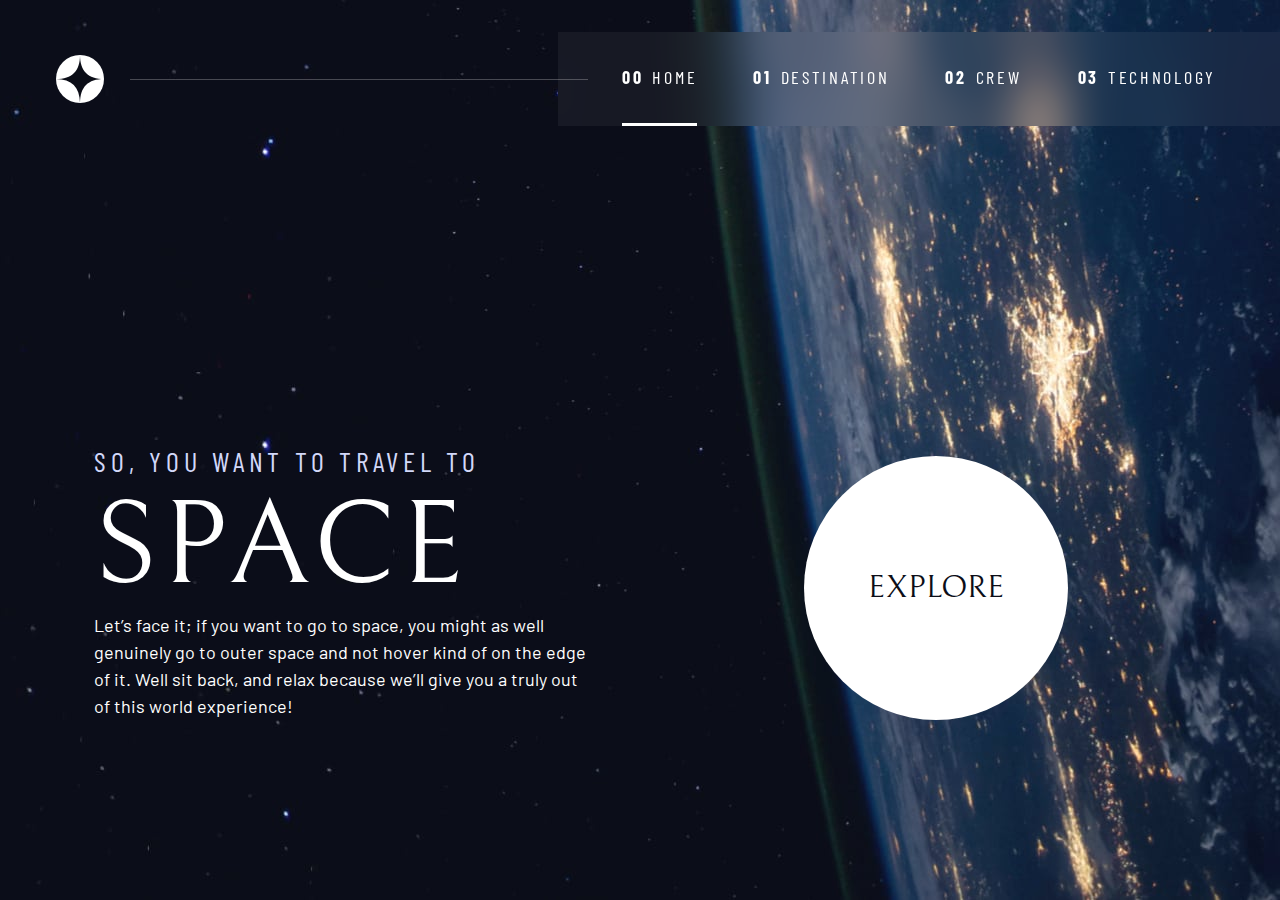
<file: index.html>
<!DOCTYPE html>
<html lang="en">
  <head>
    <meta charset="UTF-8" />
    <meta name="viewport" content="width=device-width, initial-scale=1.0" />

    <!-- <link
      rel="icon"
      type="image/png"
      sizes="32x32"
      href="./assets/favicon-32x32.png"
    /> -->

    <title>Space Nerds</title>

    <!-- Google fonts -->
    <link rel="preconnect" href="https://fonts.googleapis.com" />
    <link rel="preconnect" href="https://fonts.gstatic.com" crossorigin />
    <link
      href="https://fonts.googleapis.com/css2?family=Barlow+Condensed:wght@400;700&family=Bellefair&family=Barlow:wght@400;700&display=swap"
      rel="stylesheet"
    />

    <link rel="stylesheet" href="index.css" />
    <script src="./index.js" defer></script>
  </head>
  <body class="home">
    <a href="#main" class="skip-to-content">Skip to content</a>
    <header class="primary-header flex">
      <div>
        <img
          src="./assets/shared/logo.svg"
          alt="Space tourism logo"
          class="logo"
        />
      </div>
      <nav class="nav">
        <button
          class="mobile-app-navigation"
          aria-expanded="false"
          aria-controls="primary-navigation"
        >
          <span class="sr-only">Menu</span>
        </button>
        <ul
          id="primary-navigation"
          data-visible="false"
          class="primary-navigation flex underline-indicators"
        >
          <li class="active">
            <a
              class="ff-sans-cond uppercase text-white letter-spacing-2"
              href="index.html"
              ><span aria-hidden="true">00</span>Home</a
            >
          </li>
          <li>
            <a
              class="ff-sans-cond uppercase text-white letter-spacing-2"
              href="destination.html"
              ><span aria-hidden="true">01</span>Destination</a
            >
          </li>
          <li>
            <a
              class="ff-sans-cond uppercase text-white letter-spacing-2"
              href="crew.html"
              ><span aria-hidden="true">02</span>Crew</a
            >
          </li>
          <li>
            <a
              class="ff-sans-cond uppercase text-white letter-spacing-2"
              href="technology.html"
              ><span aria-hidden="true">03</span>Technology</a
            >
          </li>
        </ul>
      </nav>
    </header>
    <main id="main" class="grid-container grid-container--home">
      <div>
        <h1 class="ff-sans-cond fs-500 uppercase text-accent letter-spacing-1">
          So, you want to travel to
          <span class="text-white fs-900 d-block ff-serif">Space</span>
        </h1>
        <p>
          Let’s face it; if you want to go to space, you might as well genuinely
          go to outer space and not hover kind of on the edge of it. Well sit
          back, and relax because we’ll give you a truly out of this world
          experience!
        </p>
      </div>

      <div>
        <a
          href="destination.html"
          class="large-button uppercase ff-serif fs-600 text-dark bg-white"
          >Explore</a
        >
      </div>
    </main>
  </body>
</html>
</file>
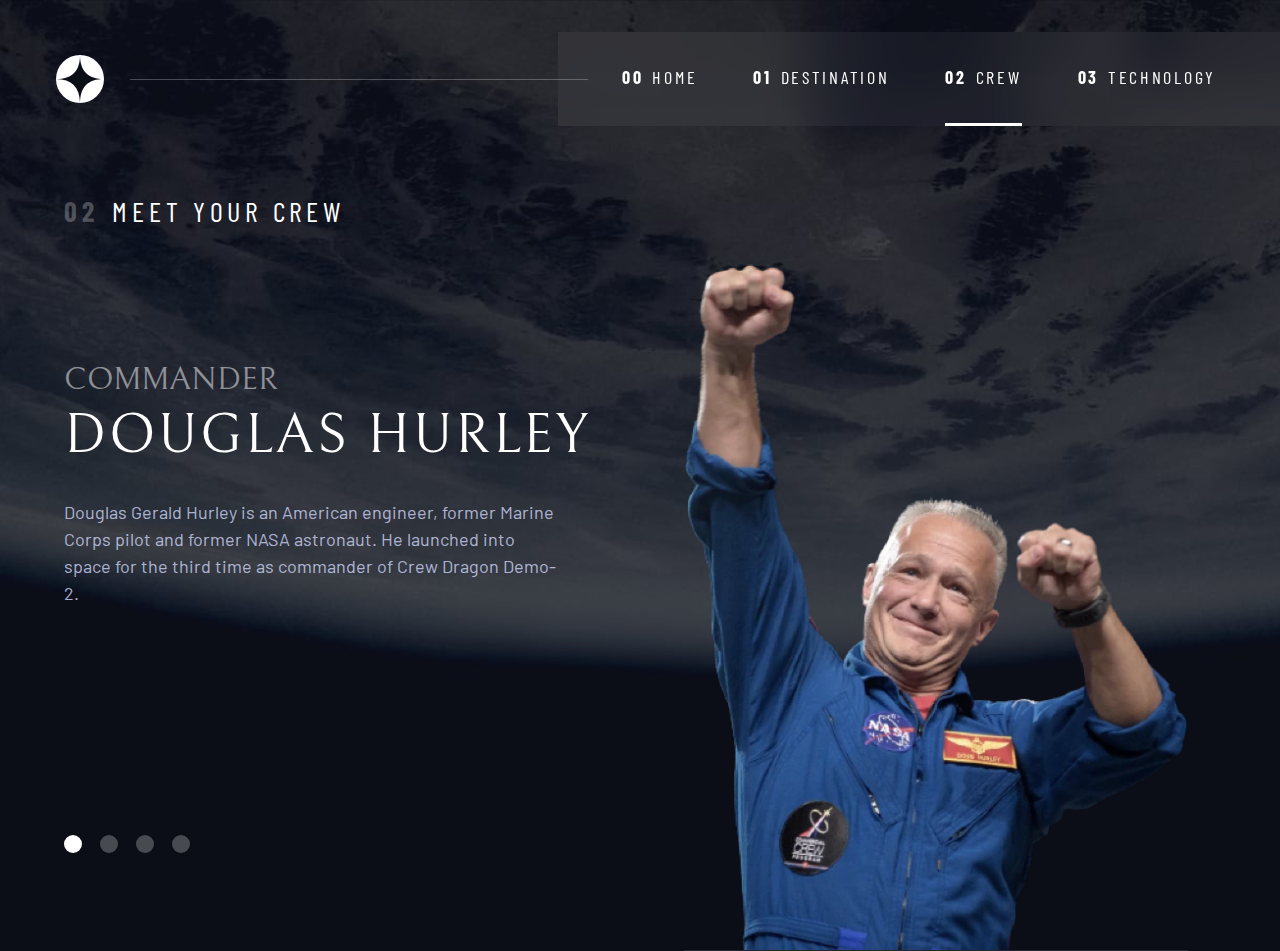
<file: crew.html>
<!DOCTYPE html>
<html lang="en">
  <head>
    <meta charset="UTF-8" />
    <meta name="viewport" content="width=device-width, initial-scale=1.0" />

    <link
      rel="icon"
      type="image/png"
      sizes="32x32"
      href="./assets/favicon-32x32.png"
    />

    <title>Frontend Mentor | Space tourism website</title>

    <!-- Google fonts -->
    <link rel="preconnect" href="https://fonts.googleapis.com" />
    <link rel="preconnect" href="https://fonts.gstatic.com" crossorigin />
    <link
      href="https://fonts.googleapis.com/css2?family=Barlow+Condensed:wght@400;700&family=Bellefair&family=Barlow:wght@400;700&display=swap"
      rel="stylesheet"
    />

    <link rel="stylesheet" href="index.css" />
    <script src="./index.js" defer></script>
  </head>
  <body class="crew">
    <a class="skip-to-content" href="#main">Skip to content</a>
    <a href="#main" class="skip-to-content">Skip to content</a>
    <header class="primary-header flex">
      <div>
        <img
          src="./assets/shared/logo.svg"
          alt="Space tourism logo"
          class="logo"
        />
      </div>
      <nav class="nav">
        <button
          class="mobile-app-navigation"
          aria-expanded="false"
          aria-controls="primary-navigation"
        >
          <span class="sr-only">Menu</span>
        </button>
        <ul
          id="primary-navigation"
          data-visible="false"
          class="primary-navigation flex underline-indicators"
        >
          <li>
            <a
              class="ff-sans-cond uppercase text-white letter-spacing-2"
              href="index.html"
              ><span aria-hidden="true">00</span>Home</a
            >
          </li>
          <li>
            <a
              class="ff-sans-cond uppercase text-white letter-spacing-2"
              href="destination.html"
              ><span aria-hidden="true">01</span>Destination</a
            >
          </li>
          <li class="active">
            <a
              class="ff-sans-cond uppercase text-white letter-spacing-2"
              href="crew.html"
              ><span aria-hidden="true">02</span>Crew</a
            >
          </li>
          <li>
            <a
              class="ff-sans-cond uppercase text-white letter-spacing-2"
              href="technology.html"
              ><span aria-hidden="true">03</span>Technology</a
            >
          </li>
        </ul>
      </nav>
    </header>
    <main id="main" class="grid-container grid-container--crew flow">
      <h1 class="numbered-title">
        <span aria-hidden="true">02</span>Meet your crew
      </h1>

      <div role="tab-list" class="dot-indicators flex">
        <button aria-controls="commander" data-image="commander-image" role="tab"  aria-selected="true">
          <span  class="sr-only">The commander</span>
        </button>
        <button aria-controls="mission-specialist" data-image="mission-specialist-image" role="tab" aria-selected="false">
          <span class="sr-only">The mission specialist</span>
        </button>
        <button aria-controls="pilot" data-image="pilot-image" role="tab" aria-selected="false">
          <span class="sr-only">The pilot</span>
        </button>
        <button aria-controls="crew-engineer" data-image="crew-engineer-image" role="tab" aria-selected="false">
          <span class="sr-only">The crew engineer</span>
        </button>
      </div>

      <!-- The Commander -->

      <article role="tab-panel" id="commander" class="crew-details flow">
        <header class="flow flow--space-small">
          <h2 class="uppercase fs-600 ff-serif">Commander</h2>
          <p class="uppercase fs-700 letter-spacing-2 ff-serif">
            Douglas Hurley
          </p>
        </header>
        <p>
          Douglas Gerald Hurley is an American engineer, former Marine Corps
          pilot and former NASA astronaut. He launched into space for the third
          time as commander of Crew Dragon Demo-2.
        </p>
      </article>

      <!-- Mission Specialist -->

      <article role="tab-panel" id="mission-specialist" class="crew-details flow" hidden>
        <header class="flow flow--space-small">
          <h2 class="uppercase fs-600 ff-serif">Mission Specialist</h2>
          <p class="uppercase fs-700 letter-spacing-2 ff-serif">
            Mark Shuttleworth
          </p>
        </header>
        <p>
          Mark Richard Shuttleworth is the founder and CEO of Canonical, the
          company behind the Linux-based Ubuntu operating system. Shuttleworth
          became the first South African to travel to space as a space tourist.
        </p>
      </article>

      <!-- The Pilot -->

      <article role="tab-panel" id="pilot" class="crew-details flow" hidden>
        <header class="flow flow--space-small">
          <h2 class="uppercase fs-600 ff-serif">Pilot</h2>
          <p class="uppercase fs-700 letter-spacing-2 ff-serif">
            Victor Glover
          </p>
        </header>
        <p>
          Pilot on the first operational flight of the SpaceX Crew Dragon to the
          International Space Station. Glover is a commander in the U.S. Navy
          where he pilots an F/A-18.He was a crew member of Expedition 64, and
          served as a station systems flight engineer.
        </p>
      </article>

      <!-- The Crew Engineer -->

      <article role="tab-panel" id="crew-engineer" class="crew-details flow" hidden>
        <header class="flow flow--space-small">
          <h2 class="uppercase fs-600 ff-serif">Flight Engineer</h2>
          <p class="uppercase fs-700 letter-spacing-2 ff-serif">
            Anousheh Ansari
          </p>
        </header>
        <p>
          Anousheh Ansari is an Iranian American engineer and co-founder of
          Prodea Systems. Ansari was the fourth self-funded space tourist, the
          first self-funded woman to fly to the ISS, and the first Iranian in
          space.
        </p>
      </article>

      <picture id="commander-image">
        <source
          srcset="./assets/crew/image-douglas-hurley.webp"
          type="image/webp"
        />
        <img
          src="./assets/crew/image-douglas-hurley.png"
          alt="Douglas Hurley"
        />
      </picture>

      <!-- The mission specialist -->

      <picture hidden id="mission-specialist-image">
        <source
          srcset="./assets/crew/image-mark-shuttleworth.webp"
          type="image/webp"
        />
        <img
          src="./assets/crew/image-mark-shuttleworth.png"
          alt="Douglas Hurley"
        />
      </picture>

      <!-- The Pilot -->

      <picture hidden id="pilot-image">
        <source
          srcset="./assets/crew/image-victor-glover.webp"
          type="image/webp"
        />
        <img src="./assets/crew/image-victor-glover.png" alt="Douglas Hurley" />
      </picture>

      <!-- The Crew Engineer -->

      <picture hidden id="crew-engineer-image">
        <source
          srcset="./assets/crew/image-anousheh-ansari.webp"
          type="image/webp"
        />
        <img
          src="./assets/crew/image-anousheh-ansari.png"
          alt="Douglas Hurley"
        />
      </picture>
    </main>
  </body>
</html>
</file>
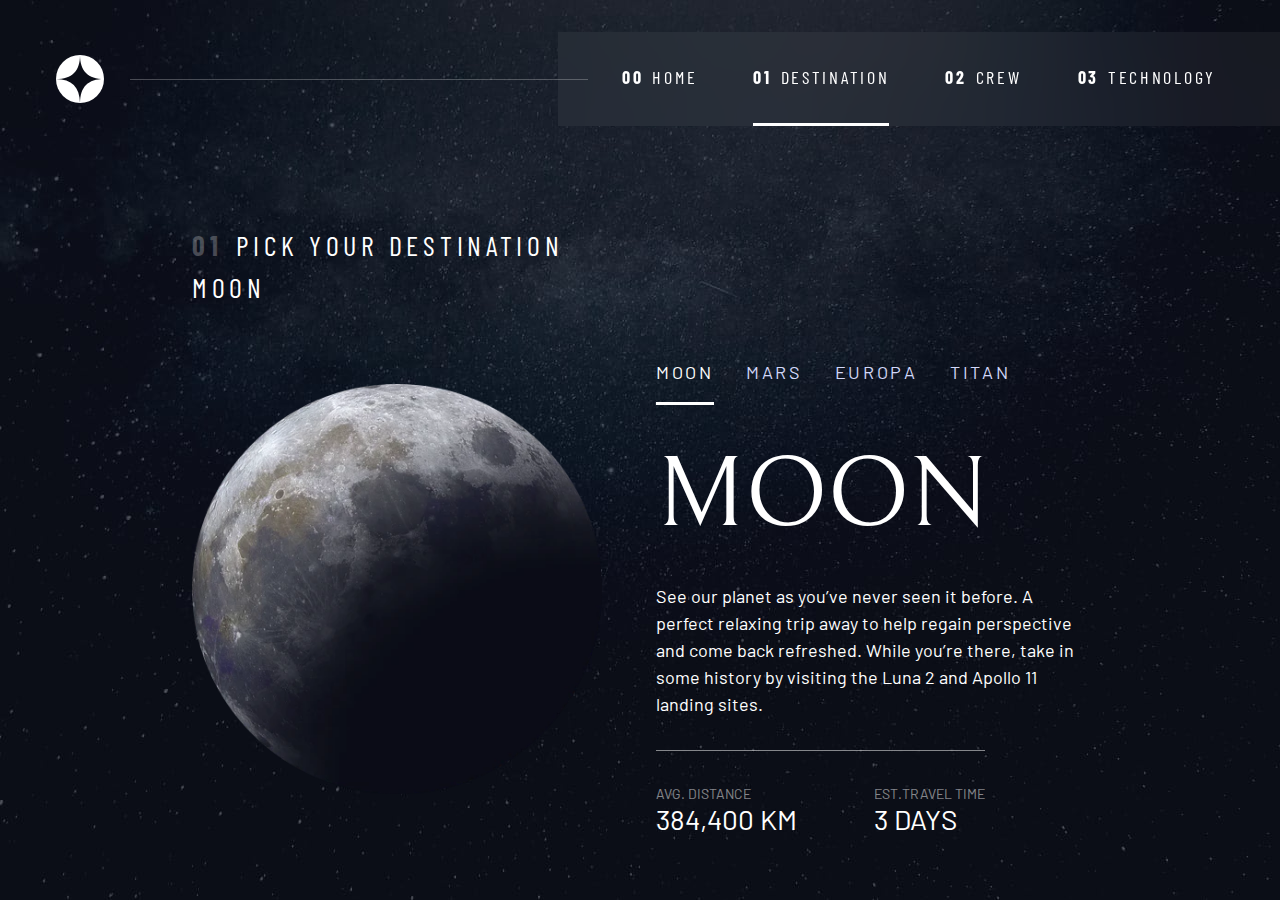
<file: destination.html>
<!DOCTYPE html>
<html lang="en">
  <head>
    <meta charset="UTF-8" />
    <meta name="viewport" content="width=device-width, initial-scale=1.0" />

    <link
      rel="icon"
      type="image/png"
      sizes="32x32"
      href="./assets/favicon-32x32.png"
    />

    <title>Frontend Mentor | Space tourism website</title>

    <!-- Google fonts -->
    <link rel="preconnect" href="https://fonts.googleapis.com" />
    <link rel="preconnect" href="https://fonts.gstatic.com" crossorigin />
    <link
      href="https://fonts.googleapis.com/css2?family=Barlow+Condensed:wght@400;700&family=Bellefair&family=Barlow:wght@400;700&display=swap"
      rel="stylesheet"
    />

    <link rel="stylesheet" href="index.css" />
    <script src="./index.js" defer></script>
  </head>
  <body class="destination">
    <a href="#main" class="skip-to-content">Skip to content</a>
    <header class="primary-header flex">
      <div>
        <img
          src="./assets/shared/logo.svg"
          alt="Space tourism logo"
          class="logo"
        />
      </div>
      <nav class="nav">
        <button
          class="mobile-app-navigation"
          aria-expanded="false"
          aria-controls="primary-navigation"
        >
          <span class="sr-only">Menu</span>
        </button>
        <ul
          id="primary-navigation"
          data-visible="false"
          class="primary-navigation flex underline-indicators"
        >
          <li>
            <a
              class="ff-sans-cond uppercase text-white letter-spacing-2"
              href="index.html"
              ><span aria-hidden="true">00</span>Home</a
            >
          </li>
          <li class="active">
            <a
              class="ff-sans-cond uppercase text-white letter-spacing-2"
              href="destination.html"
              ><span aria-hidden="true">01</span>Destination</a
            >
          </li>
          <li>
            <a
              class="ff-sans-cond uppercase text-white letter-spacing-2"
              href="crew.html"
              ><span aria-hidden="true">02</span>Crew</a
            >
          </li>
          <li>
            <a
              class="ff-sans-cond uppercase text-white letter-spacing-2"
              href="technology.html"
              ><span aria-hidden="true">03</span>Technology</a
            >
          </li>
        </ul>
      </nav>
    </header>
    <main id="main" class="grid-container grid-container--destination flow">
      <h1 class="title numbered-title">
        <span class="" aria-hidden="true">01</span>Pick your destination Moon
      </h1>

      <!-- Moon -->
      <picture id="moon-image">
        <source
          srcset="./assets/destination/image-moon.webp"
          type="image/webp"
        />
        <img src="./assets/destination/image-moon.png" alt="the moon picture" />
      </picture>

      <!-- Mars -->

      <picture hidden id="mars-image">
        <source
          srcset="./assets/destination/image-mars.webp"
          type="image/webp"
        />
        <img
          src="./assets/destination/image-mars.png"
          alt="the Mars planet picture"
        />
      </picture>

      <!-- Europa -->

      <picture hidden id="europa-image">
        <source
          srcset="./assets/destination/image-europa.webp"
          type="image/webp"
        />
        <img
          src="./assets/destination/image-europa.png"
          alt="the Europa planet picture"
        />
      </picture>

      <!-- Titan -->

      <picture hidden id="titan-image">
        <source
          srcset="./assets/destination/image-titan.webp"
          type="image/webp"
        />
        <img
          src="./assets/destination/image-titan.png"
          alt="the Titan planet picture"
        />
      </picture>

      <div
        role="tab-list"
        class="tab-lists underline-indicators flex"
        aria-label="List of Planets"
      >
        <button
          role="tab"
          aria-controls="moon"
          data-image="moon-image"
          aria-selected="true"
          class="tab-list uppercase text-accent letter-spacing-2"
        >
          Moon
        </button>
        <button
          role="tab"
          aria-controls="mars"
          data-image="mars-image"
          aria-selected="false"
          class="tab-list uppercase text-accent letter-spacing-2"
        >
          Mars
        </button>
        <button
          role="tab"
          aria-controls="europa"
          data-image="europa-image"
          aria-selected="false"
          class="tab-list uppercase text-accent letter-spacing-2"
        >
          Europa
        </button>
        <button
          role="tab"
          aria-controls="titan"
          data-image="titan-image"
          aria-selected="false"
          class="tab-list uppercase text-accent letter-spacing-2"
        >
          Titan
        </button>
      </div>

      <article role="tab-panel" id="moon" class="destination-info flow">
        <h2 class="fs-800 ff-serif uppercase">Moon</h2>
        <p>
          See our planet as you’ve never seen it before. A perfect relaxing trip
          away to help regain perspective and come back refreshed. While you’re
          there, take in some history by visiting the Luna 2 and Apollo 11
          landing sites.
        </p>

        <div class="destination-meta flex">
          <div>
            <h3 class="uppercase fs-200">Avg. distance</h3>
            <p class="uppercase fs-700">384,400 km</p>
          </div>
          <div>
            <h3 class="uppercase fs-200">Est.travel time</h3>
            <p class="uppercase fs-700">3 days</p>
          </div>
        </div>
      </article>

      <!-- Mars -->

      <article role="tab-panel" id="mars" hidden class="destination-info flow">
        <h2 class="fs-800 ff-serif uppercase">Mars</h2>
        <p>
          Don’t forget to pack your hiking boots. You’ll need them to tackle
          Olympus Mons, the tallest planetary mountain in our solar system. It’s
          two and a half times the size of Everest!
        </p>

        <div class="destination-meta flex">
          <div>
            <h3 class="uppercase fs-200">Avg. distance</h3>
            <p class="uppercase fs-700">225 mil. km</p>
          </div>
          <div>
            <h3 class="uppercase fs-200">Est.travel time</h3>
            <p class="uppercase fs-700">9 months</p>
          </div>
        </div>
      </article>

      <!-- Europa -->

      <article
        role="tab-panel"
        id="europa"
        hidden
        class="destination-info flow"
      >
        <h2 class="fs-800 ff-serif uppercase">Europa</h2>
        <p>
          The smallest of the four Galilean moons orbiting Jupiter, Europa is a
          winter lover’s dream. With an icy surface, it’s perfect for a bit of
          ice skating, curling, hockey, or simple relaxation in your snug
          wintery cabin.
        </p>

        <div class="destination-meta flex">
          <div>
            <h3 class="uppercase fs-200">Avg. distance</h3>
            <p class="uppercase fs-700">628 mil. km</p>
          </div>
          <div>
            <h3 class="uppercase fs-200">Est.travel time</h3>
            <p class="uppercase fs-700">3 years</p>
          </div>
        </div>
      </article>

      <!-- Titan -->

      <article role="tab-panel" id="titan" hidden class="destination-info flow">
        <h2 class="fs-800 ff-serif uppercase">Titan</h2>
        <p>
          The only moon known to have a dense atmosphere other than Earth, Titan
          is a home away from home (just a few hundred degrees colder!). As a
          bonus, you get striking views of the Rings of Saturn.
        </p>

        <div class="destination-meta flex">
          <div>
            <h3 class="uppercase fs-200">Avg. distance</h3>
            <p class="uppercase fs-700">1.6 bil. km</p>
          </div>
          <div>
            <h3 class="uppercase fs-200">Est.travel time</h3>
            <p class="uppercase fs-700">7 years</p>
          </div>
        </div>
      </article>
    </main>
  </body>
</html>
</file>
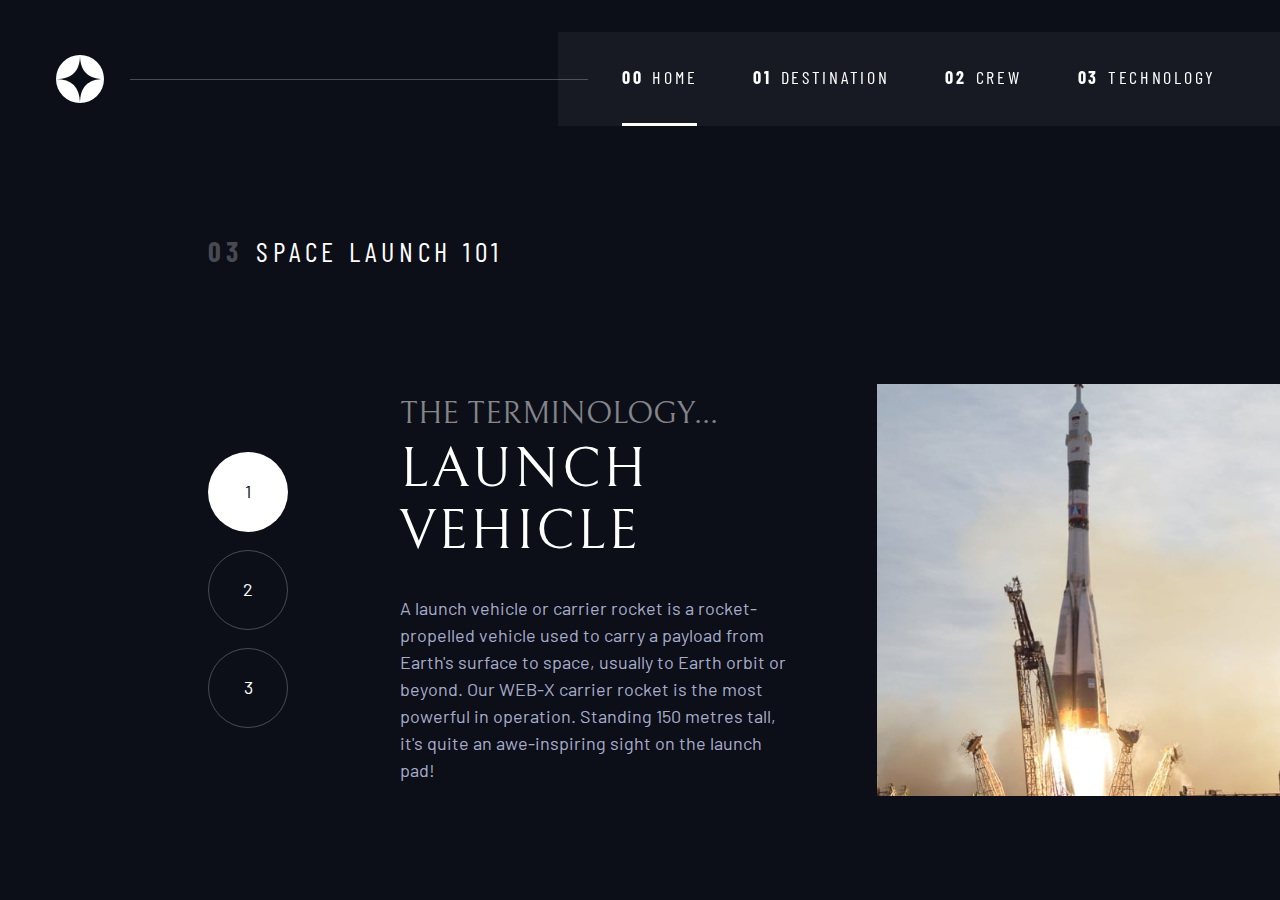
<file: technology.html>
<!DOCTYPE html>
<html lang="en">
  <head>
    <meta charset="UTF-8" />
    <meta name="viewport" content="width=device-width, initial-scale=1.0" />

    <link
      rel="icon"
      type="image/png"
      sizes="32x32"
      href="./assets/favicon-32x32.png"
    />

    <title>Frontend Mentor | Space tourism website</title>

    <!-- Google fonts -->
    <link rel="preconnect" href="https://fonts.googleapis.com" />
    <link rel="preconnect" href="https://fonts.gstatic.com" crossorigin />
    <link
      href="https://fonts.googleapis.com/css2?family=Barlow+Condensed:wght@400;700&family=Bellefair&family=Barlow:wght@400;700&display=swap"
      rel="stylesheet"
    />

    <link rel="stylesheet" href="index.css" />
    <script src="./index.js" defer></script>
  </head>
  <body class="technology">
    <a href="#main" class="skip-to-content">Skip to content</a>
    <header class="primary-header flex">
      <div>
        <img
          src="./assets/shared/logo.svg"
          alt="Space tourism logo"
          class="logo"
        />
      </div>
      <nav class="nav">
        <button
          class="mobile-app-navigation"
          aria-expanded="false"
          aria-controls="primary-navigation"
        >
          <span class="sr-only">Menu</span>
        </button>
        <ul
          id="primary-navigation"
          data-visible="false"
          class="primary-navigation flex underline-indicators"
        >
          <li class="active">
            <a
              class="ff-sans-cond uppercase text-white letter-spacing-2"
              href="index.html"
              ><span aria-hidden="true">00</span>Home</a
            >
          </li>
          <li>
            <a
              class="ff-sans-cond uppercase text-white letter-spacing-2"
              href="destination.html"
              ><span aria-hidden="true">01</span>Destination</a
            >
          </li>
          <li>
            <a
              class="ff-sans-cond uppercase text-white letter-spacing-2"
              href="crew.html"
              ><span aria-hidden="true">02</span>Crew</a
            >
          </li>
          <li>
            <a
              class="ff-sans-cond uppercase text-white letter-spacing-2"
              href="technology.html"
              ><span aria-hidden="true">03</span>Technology</a
            >
          </li>
        </ul>
      </nav>
    </header>
    <main id="main" class="grid-container grid-container--technology flow">
      <h1 class="numbered-title">
        <span aria-hidden="true">03</span>Space launch 101
      </h1>

      <picture id="launch-vehicle-image">
        <source
          media="(min-width: 45rem)"
          srcset="./assets/technology/image-launch-vehicle-portrait.jpg"
          type="image/webp"
        />
        <source
          srcset="./assets/technology/image-launch-vehicle-landscape.jpg"
          type="image/webp"
        />
        <img
          src="./assets/technology/image-launch-vehicle-landscape.jpg"
          alt="Launch vehicle image"
        />
      </picture>

      <!-- Spaceport -->
      <picture hidden id="spaceport-image">
        <source
          media="(min-width: 45rem)"
          srcset="./assets/technology/image-spaceport-portrait.jpg"
          type="image/webp"
        />
        <source
          srcset="./assets/technology/image-spaceport-landscape.jpg"
          type="image/webp"
        />
        <img
          src="./assets/technology/image-spaceport-landscape.jpg"
          alt="Spaceport image"
        />
      </picture>

      <!-- Space Capsule -->
      <picture hidden id="space-capsule-image">
        <source
          media="(min-width: 45rem)"
          srcset="./assets/technology/image-space-capsule-portrait.jpg"
          type="image/webp"
        />
        <source
          srcset="./assets/technology/image-space-capsule-landscape.jpg"
          type="image/webp"
        />
        <img
          src="./assets/technology/image-space-capsule-landscape.jpg"
          alt="Space capsule image"
        />
      </picture>

      <div
        role="tab-list"
        class="number-indicators flex"
        aria-label="List of Techs"
      >
        <button
          role="tab"
          aria-controls="launch-vehicle"
          data-image="launch-vehicle-image"
          aria-selected="true"
          class="number-list text-white bg-dark"
        >
          1
        </button>
        <button
          role="tab"
          aria-controls="spaceport"
          data-image="spaceport-image"
          aria-selected="false"
          class="number-list text-white bg-dark"
        >
          2
        </button>
        <button
          role="tab"
          aria-controls="space-capsule"
          data-image="space-capsule-image"
          aria-selected="false"
          class="number-list text-white bg-dark"
        >
          3
        </button>
      </div>

      <article role="tab-panel" id="launch-vehicle" class="tech-details flow">
        <header class="flow flow--space-small">
          <h2 class="uppercase fs-600 ff-serif">The Terminology...</h2>
          <p class="uppercase fs-700 letter-spacing-2 ff-serif">
            Launch Vehicle
          </p>
        </header>
        <p>
          A launch vehicle or carrier rocket is a rocket-propelled vehicle used
          to carry a payload from Earth's surface to space, usually to Earth
          orbit or beyond. Our WEB-X carrier rocket is the most powerful in
          operation. Standing 150 metres tall, it's quite an awe-inspiring sight
          on the launch pad!
        </p>
      </article>

      <!-- Spaceport -->

      <article hidden role="tab-panel" id="spaceport" class="tech-details flow">
        <header class="flow flow--space-small">
          <h2 class="uppercase fs-600 ff-serif">The Terminology...</h2>
          <p class="uppercase fs-700 letter-spacing-2 ff-serif">Spaceport</p>
        </header>
        <p>
          A spaceport or cosmodrome is a site for launching (or receiving)
          spacecraft, by analogy to the seaport for ships or airport for
          aircraft. Based in the famous Cape Canaveral, our spaceport is ideally
          situated to take advantage of the Earth’s rotation for launch.
        </p>
      </article>

      <!-- Space Capsule -->

      <article
        hidden
        role="tab-panel"
        id="space-capsule"
        class="tech-details flow"
      >
        <header class="flow flow--space-small">
          <h2 class="uppercase fs-600 ff-serif">The Terminology...</h2>
          <p class="uppercase fs-700 letter-spacing-2 ff-serif">
            Space capsule
          </p>
        </header>
        <p>
          A space capsule is an often-crewed spacecraft that uses a blunt-body
          reentry capsule to reenter the Earth's atmosphere without wings. Our
          capsule is where you'll spend your time during the flight. It includes
          a space gym, cinema, and plenty of other activities to keep you
          entertained.
        </p>
      </article>
    </main>
  </body>
</html>
</file>
<file: index.css>
/* ------------------- */
/* Custom properties   */
/* ------------------- */

:root {
  /* colors */
  --clr-dark: 230 35% 7%;
  --clr-light: 231 77% 90%;
  --clr-white: 0 0% 100%;

  /* font-sizes */
  --fs-900: clamp(5rem, 8vw + 1rem, 9.375rem);
  --fs-800: 3.5rem;
  --fs-700: 1.5rem;
  --fs-600: 1rem;
  --fs-500: 1;
  --fs-400: 0.9375rem;
  --fs-300: 1rem;
  --fs-200: 0.875rem;

  /* font-families */
  --ff-serif: "Bellefair", serif;
  --ff-sans-cond: "Barlow Condensed", sans-serif;
  --ff-sans-normal: "Barlow", sans-serif;
}

@media (min-width: 35em) {
  :root {
    --fs-800: 5rem;
    --fs-700: 2.5rem;
    --fs-500: 1.5rem;
    --fs-600: 1.5rem;
    --fs-400: 1rem;
  }
}

@media (min-width: 45em) {
  :root {
    /* font-sizes */
    --fs-800: 6.25rem;
    --fs-700: 3.5rem;
    --fs-500: 1.75rem;
    --fs-600: 2rem;
    --fs-400: 1.125rem;
  }
}

/* -------------------------------------  */
/* Reset */
/* -------------------------------------  */

/* Reset Box-sizing */

*,
*::before,
*::after {
  box-sizing: border-box;
}

/* Reset margin */

body,
p,
img,
picture,
figure,
h1,
h2,
h3,
h4,
h5,
h6 {
  margin: 0;
}

h1,
h2,
h3,
h4,
h5,
h6,
p {
  font-weight: 400;
}

/* Reset Body */

body {
  font-family: var(--ff-sans-normal);
  font-size: var(--fs-400);
  color: hsl(var(--clr-white));
  background-color: hsl(var(--clr-dark));
  line-height: 1.5;
  min-height: 100vh;

  display: grid;
  grid-template-rows: min-content 1fr;
}

/* Reset form */
select,
textarea,
button,
label {
  font: inherit;
}

/* Reset Images */

img,
picture,
figure {
  max-width: 100%;
  display: block;
}
picture[hidden] {
  display: none !important;
}

/* remove animations for people who've turned them off */

*,
*::before,
*::after {
  @media (prefers-reduced-motion: reduce) {
    *,
    *::before,
    *::after {
      animation-duration: 0.01ms !important;
      animation-iteration-count: 1 !important;
      transition-duration: 0.01ms !important;
      scroll-behavior: auto !important;
    }
  }
}

/* -------------------------------------  */
/* Utility Classes */
/* -------------------------------------  */

/* Generals */

.flex {
  display: flex;
  gap: var(--gap, 1em);
}

.grid {
  display: grid;
  gap: var(--gap, 1em);
}

.d-block {
  display: block;
}

.container {
  padding-inline: 2em;
  margin-inline: auto;
  max-width: 60rem;
}

.flow > :where(:not(:first-child)) {
  margin-top: var(--flow-space, 1rem);
}

.flow--space-small {
  --flow-space: 0.5rem;
}

/* screen reader only  */
.sr-only {
  position: absolute;
  width: 1px;
  height: 1px;
  padding: 0;
  margin: -1px;
  overflow: hidden;
  clip: rect(0, 0, 0, 0);
  white-space: nowrap; /* added line */
  border: 0;
}

.skip-to-content {
  position: absolute;
  z-index: 9999;
  background: hsl(var(--clr-white));
  color: hsl(var(--clr-dark));
  padding: 0.5em 1em;
  margin-inline: auto;
  transform: translateY(-100%);
  transition: transform 250ms ease-in;
}

.skip-to-content:focus {
  transform: translateY(0);
}

.box {
  background-color: lightblue;
  padding: 3rem;
}

.call-to-action {
  background-color: darkred;
  border-radius: 10px;
  margin: 5rem;
  padding: 3rem;
}

/* colors */

.bg-dark {
  background-color: hsl(var(--clr-dark));
}
.bg-accent {
  background-color: hsl(var(--clr-light));
}
.bg-white {
  background-color: hsl(var(--clr-white));
}

.text-dark {
  color: hsl(var(--clr-dark));
}
.text-accent {
  color: hsl(var(--clr-light));
}
.text-white {
  color: hsl(var(--clr-white));
}

/* typography */

.ff-serif {
  font-family: var(--ff-serif);
}
.ff-sans-cond {
  font-family: var(--ff-sans-cond);
}
.ff-sans-normal {
  font-family: var(--ff-sans-normal);
}

.letter-spacing-1 {
  letter-spacing: 4.75px;
}
.letter-spacing-2 {
  letter-spacing: 2.7px;
}
.letter-spacing-3 {
  letter-spacing: 2.35px;
}

.uppercase {
  text-transform: uppercase;
}

.fs-900 {
  font-size: var(--fs-900);
}
.fs-800 {
  font-size: var(--fs-800);
}
.fs-700 {
  font-size: var(--fs-700);
}
.fs-600 {
  font-size: var(--fs-600);
}
.fs-500 {
  font-size: var(--fs-500);
}
.fs-400 {
  font-size: var(--fs-400);
}
.fs-300 {
  font-size: var(--fs-300);
}
.fs-200 {
  font-size: var(--fs-200);
}

.fs-900,
.fs-800,
.fs-700,
.fs-600 {
  line-height: 1.1;
}

.numbered-title {
  font-family: var(--ff-sans-cond);
  font-size: var(--fs-500);
  text-transform: uppercase;
  letter-spacing: 4.72px;
}

.numbered-title span {
  margin-right: 0.5em;
  font-weight: 700;
  color: hsl(var(--clr-white) / 0.25);
}

/* ------------------- */
/* Custom properties   */
/* ------------------- */

.large-button {
  display: inline-grid;
  place-items: center;
  aspect-ratio: 1;
  z-index: 1;
  padding: 0 2em;
  border-radius: 50%;
  position: relative;
  text-decoration: none;
}

.large-button::after {
  content: "";
  width: 100%;
  height: 100%;
  position: absolute;
  background-color: hsl(var(--clr-white) / 0.15);
  border-radius: 50%;
  opacity: 0;
  z-index: -1;
  transition: transform 300ms ease-in-out, opacity 300ms ease-in-out;
}

.large-button:hover::after,
.large-button:focus::after {
  width: 100%;
  transform: scale(1.3);
  opacity: 1;
}

/* Primary header */

.logo {
  margin: 2rem clamp(1.5rem, 5vw, 3.5rem);
}

.primary-header {
  justify-content: space-between;
  align-items: center;
}

.primary-navigation {
  --gap: clamp(1.5rem, 5vw, 3.5rem);
  --underline-gap: 2rem;
  list-style: none;
  padding: 0;
  margin: 0;
  background: hsl(var(--clr-white) / 0.05);
  backdrop-filter: blur(1.5rem);
}

.primary-navigation a {
  text-decoration: none;
}

.primary-navigation a > span {
  font-weight: 700;
  margin-right: 0.5em;
}

.mobile-app-navigation {
  display: none;
}

@media (min-width: 35rem) {
  .primary-navigation {
    padding-inline: clamp(3rem, 5vw, 7rem);
  }
}

@media (min-width: 35rem) and (max-width: 44.9999rem) {
  .primary-navigation a > span {
    display: none;
  }
}

@media (min-width: 45rem) {
  .primary-header::after {
    content: "";
    display: block;
    height: 1px;
    width: 100%;
    background: hsl(var(--clr-white) / 0.25);
    position: relative;
    order: 1;
    z-index: 4;
    margin-right: -3rem;
  }

  nav {
    order: 2;
  }

  .primary-navigation {
    margin-block: 2rem;
  }
}

@media (max-width: 35rem) {
  .primary-navigation {
    flex-direction: column;
    list-style: none;
    --underline-gap: 0.5rem;
    padding: min(20rem, 15vh) 2rem;
    margin: 0;
    position: fixed;
    z-index: 100;

    inset: 0 0 0 35%;
    transform: translateX(100rem);
    transition: transform 300ms ease-in-out;
  }

  .primary-navigation[data-visible="true"] {
    transform: translateX(0);
  }

  .primary-navigation.underline-indicators > .active {
    border: 0;
  }

  .mobile-app-navigation {
    display: block;
    position: absolute;
    z-index: 200;
    right: 2rem;
    top: 1.5rem;
    width: 2rem;
    aspect-ratio: 1;
    background: transparent;
    background-image: url(./assets/shared/icon-hamburger.svg);
    background-repeat: no-repeat;
    background-position: center;
    cursor: pointer;
    border: 0;
  }

  .mobile-app-navigation[aria-expanded="true"] {
    background-image: url(./assets/shared/icon-close.svg);
  }

  .mobile-app-navigation:focus-visible {
    outline: 5px solid white;
    outline-offset: 5px;
  }
}

/* -------------------------------------------------------------- */

.underline-indicators > * {
  cursor: pointer;
  padding: var(--underline-gap, 1rem) 0;
  border: 0;
  border-bottom: 0.2rem solid hsl(var(--clr-white) / 0);
}

.underline-indicators > *:hover,
.underline-indicators > *:focus {
  border-color: hsl(var(--clr-white) / 0.5);
}

.underline-indicators > .active,
.underline-indicators > [aria-selected="true"] {
  color: hsl(var(--clr-white) / 1);
  border-color: hsl(var(--clr-white) / 1);
}

.tab-list {
  --gap: 2rem;
  background-color: transparent;
}
.tab-lists {
  --gap: 2rem;
  background-color: transparent;
}

.dot-indicators * {
  cursor: pointer;
  border-radius: 50%;
  aspect-ratio: 1;
  padding: 0.5em;
  border: 0;
  background-color: hsl(var(--clr-white) / 0.25);
}

.dot-indicators *:hover,
.dot-indicators *:focus {
  background-color: hsl(var(--clr-white) / 0.5);
}
.dot-indicators > [aria-selected="true"] {
  background-color: hsl(var(--clr-white) / 1);
}

.number-indicators {
  flex-direction: row;
}

.number-indicators .number-list {
  cursor: pointer;
  width: 3rem;
  border-radius: 50%;
  aspect-ratio: 1;
  border: 1px solid hsl(var(--clr-white) / 0.25);
  background: none;
  outline: none;
}

.number-indicators *:hover,
.number-indicators *:focus {
  border-color: hsl(var(--clr-white) / 0.75);
}

.number-indicators > [aria-selected="true"] {
  color: hsl(var(--clr-dark));
  background-color: hsl(var(--clr-white));
}

/* .primary-header {
  justify-content: space-between;
} */

/* ---------------- */
/* Page layouts*/
/* ---------------- */

/* Home page Layout */

.grid-container {
  display: grid;
  place-items: center;
  text-align: center;
  padding-inline: 1rem;
  padding-bottom: 4rem;
}

.grid-container p:not([class]) {
  max-width: 50ch;
}

/* Destination page Layout */

.grid-container--destination {
  grid-template-areas:
    "title"
    "image"
    "tabs"
    "content";

  --flow-space: 2rem;
  max-width: 80%;
  margin-inline: auto;
}

.grid-container--destination > picture {
  grid-area: image;
  max-width: 60%;
}

.grid-container--destination > .numbered-title {
  grid-area: title;
}
.grid-container--destination > .tab-lists {
  grid-area: tabs;
}
.grid-container--destination > .destination-info {
  grid-area: content;
}

.destination-meta {
  flex-direction: column;
  border-top: 1px solid hsl(var(--clr-white) / 0.5);
  padding-top: 2rem;
  margin-top: 2rem;
}

.destination-meta p {
  font-size: 1.75rem;
}

.destination-meta h3 {
  color: hsl(var(--clr-white) / 0.5);
}

/* Crew page Layout */

.grid-container--crew {
  grid-template-areas:
    "title"
    "image"
    "tabs"
    "content";

  --flow-space: 2rem;
}

.grid-container--crew > .numbered-title {
  grid-area: title;
}
.grid-container--crew picture {
  max-width: 60%;
  grid-area: image;
  border-bottom: 1px solid hsl(var(--clr-white) / 0.1);
}
.grid-container--crew > .dot-indicators {
  grid-area: tabs;
}
.grid-container--crew > .crew-details {
  grid-area: content;
}

.crew-details h2 {
  color: hsl(var(--clr-white) / 0.5);
}
.crew-details > p {
  color: hsl(var(--clr-light) / 0.8);
}

.tech-details h2 {
  color: hsl(var(--clr-white) / 0.5);
}
.tech-details > p {
  color: hsl(var(--clr-light) / 0.8);
}
.grid-container--technology {
  grid-template-areas:
    "title"
    "image"
    "tabs"
    "content";
      --flow-space: 2rem;

}

.grid-container--technology picture {
  grid-area: image;
}
.grid-container--technology .numbered-title {
  grid-area: title;
}
.grid-container--technology .number-indicators {
  grid-area: tabs;
}
.grid-container--technology .tech-details {
  grid-area: content;
}

/* ------------------- */
/* Responsive Layout */
/* ------------------- */

/* Tablet */

@media (min-width: 35rem) {
  /* Destination Page */

  .grid-container--destination {
    padding-top: 2rem;
  }
  .grid-container--destination > .title {
    justify-self: start;
  }

  .destination-meta {
    flex-direction: row;
    justify-content: space-evenly;
  }

  .grid-container--crew {
    grid-template-areas:
      "title"
      "content"
      "tabs"
      "image";
    padding-bottom: 0;
  }

  .numbered-title {
    justify-self: start;
    margin-top: 2rem;
  }
  .number-indicators .number-list {
    width: 3.5rem;
  }
}

/* PC */
@media (min-width: 45rem) {
  /* Home Page */

  .grid-container {
    text-align: left;
    column-gap: var(--container-gap, 2rem);
    grid-template-columns: minmax(1rem, 1fr) repeat(2, minmax(0, 60rem)) minmax(
        1rem,
        1fr
      );
  }
  .grid-container *:first-child {
    grid-column: 2;
  }
  .grid-container *:last-child {
    grid-column: 3;
  }

  .grid-container--home {
    padding-bottom: max(6rem, 20vh);
    align-items: end;
  }

  /* Destination Page */

  .grid-container--destination {
    grid-template-areas:
      ". title title ."
      ". image tabs ."
      ". image content .";
    padding-top: 2rem;
    justify-items: start;
  }

  .destination-meta {
    justify-self: start;
    --gap: min(6vw, 6rem);
  }

  .grid-container--destination > picture {
    max-width: 95%;
  }

  .number-indicators {
    flex-direction: column;
  }

  .grid-container--technology {
    grid-template-columns: minmax(1rem, 1fr) minmax(0, 10rem) repeat(
        2,
        minmax(0, 60rem)
      ) minmax(1rem, 1fr);

    grid-template-areas:
      ". title title title ."
      ". tabs content image .";
    justify-items: start;
    padding-right: 0;
    padding-left: 10rem;
  }
  
  .number-indicators .number-list {
    width: 5rem;
  }
  .grid-container--technology .numbered-title {
    grid-column: 2 / span 2;
  }
  .grid-container--technology > picture {
    grid-column: 4 / span 2;
    justify-self: end;
    max-width: 90%;
  }

  /* Crew */

  .grid-container--crew {
    grid-template-areas:
      ". title title ."
      ". content image ."
      ". tabs image .";
  }
  .grid-container--crew picture {
    max-width: 90%;
    align-self: end;
  }

  .grid-container--crew .dot-indicators {
    justify-self: start;
  }
  .grid-container--crew .numbered-title {
    justify-self: start;
  }
  .grid-container--crew .crew-details {
    justify-self: start;
  }
}

/* ----------------------------- */
/* Page specific background      */
/* ----------------------------- */

/* Home page background */

body {
  background-size: cover;
  background-position: bottom center;
}

.home {
  background-image: url(./assets/home/background-home-mobile.jpg);
}

@media (min-width: 35rem) {
  .home {
    background-image: url(./assets/home/background-home-tablet.jpg);
    background-position: center center;
  }
}

@media (min-width: 45rem) {
  .home {
    background-image: url(./assets/home/background-home-desktop.jpg);
  }
}

.destination {
  background-image: url(./assets/destination/background-destination-mobile.jpg);
}

@media (min-width: 35rem) {
  .destination {
    background-image: url(./assets/destination/background-destination-tablet.jpg);
    background-position: center center;
  }
}

@media (min-width: 45rem) {
  .destination {
    background-image: url(./assets/destination/background-destination-desktop.jpg);
  }
}

.crew {
  background-image: url(./assets/crew/background-crew-mobile.jpg);
}
@media (min-width: 35rem) {
  .crew {
    background-image: url(./assets/crew/background-crew-tablet.jpg);
    background-position: center center;
  }
}

@media (min-width: 45rem) {
  .crew {
    background-image: url(./assets/crew/background-crew-desktop.jpg);
  }
}
</file>
